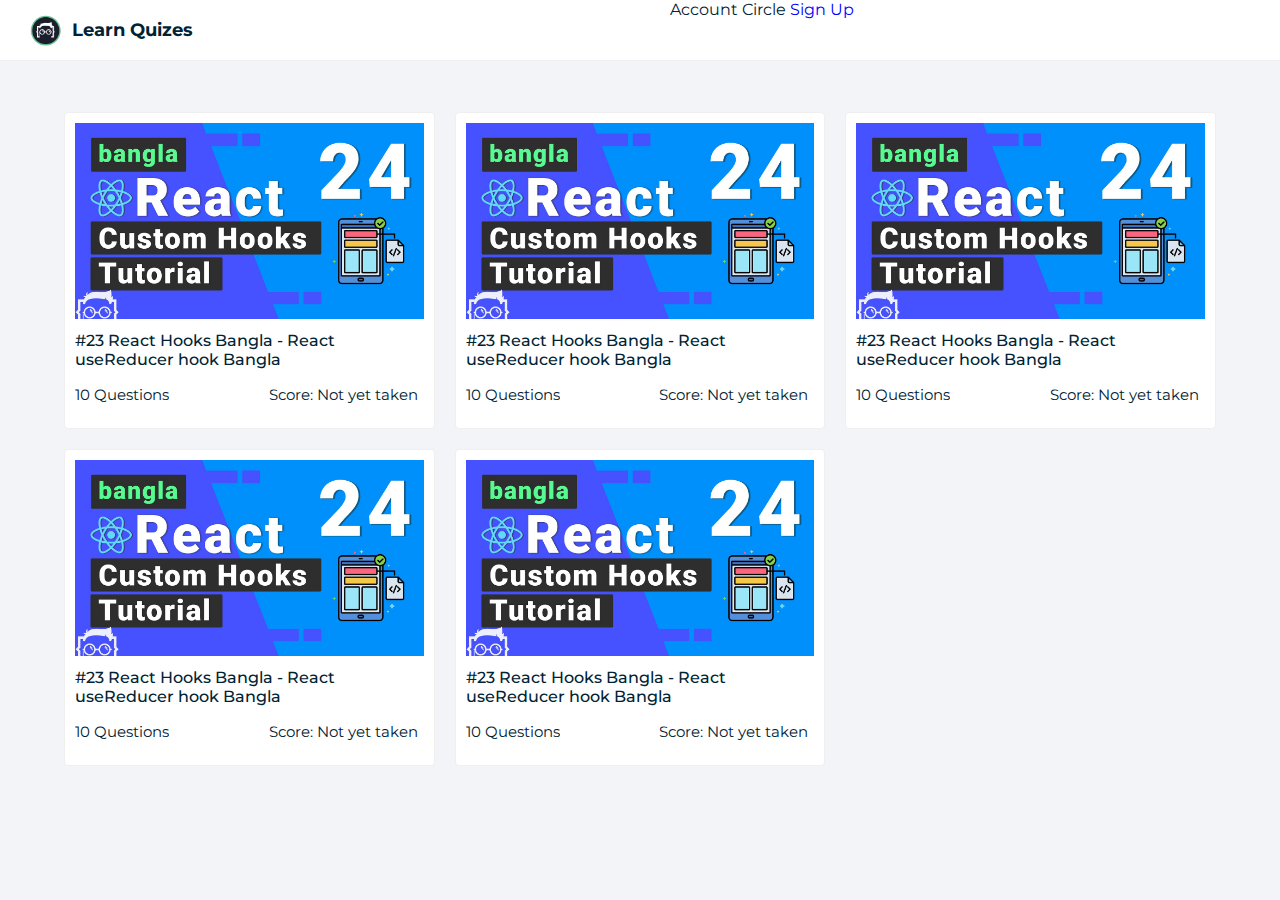
<file: index.html>
<!DOCTYPE html>
<html lang="en">
  <head>
    <meta charset="UTF-8" />
    <meta http-equiv="X-UA-Compatible" content="IE=edge" />
    <meta name="viewport" content="width=device-width, initial-scale=1.0" />

    <meta
      property="og:title"
      content="React Quiz Project by Learn with Sumit"
    />
    <meta
      property="og:description"
      content="React Quiz Project under Learn with Sumit React Tutorial Series playlist"
    />

    <link rel="stylesheet" href="./styles/style.css" />
    <link rel="stylesheet" href="./styles/grid-list.css" />

    <title>Learn_with_sumit</title>
  </head>
  <body>
    <nav class="nav">
      <ul>
        <li>
          <a href="index.html" class="brand">
            <img src="/assets/images/logo-bg.png" alt="my-quiz-application" />
            <h3>Learn Quizes</h3>
          </a>
        </li>
      </ul>
      <div class="account">
        <span class="materialed-icons-outlined"> Account Circle </span>
        <a href="#">Sign Up</a>
      </div>
    </nav>

    <main class="main">
      <div class="container">
        <div class="videos">
          <a href="quiz.html">
            <div class="video">
              <img src="./assets/images/3.jpg" />
              <p>#23 React Hooks Bangla - React useReducer hook Bangla</p>
              <div class="qmeta">
                <p>10 Questions</p>
                <p>Score: Not yet taken</p>
              </div>
            </div>
          </a>
          <a href="quiz.html">
            <div class="video">
              <img src="./assets/images/3.jpg" />
              <p>#23 React Hooks Bangla - React useReducer hook Bangla</p>
              <div class="qmeta">
                <p>10 Questions</p>
                <p>Score: Not yet taken</p>
              </div>
            </div>
          </a>
          <a href="quiz.html">
            <div class="video">
              <img src="./assets/images/3.jpg" />
              <p>#23 React Hooks Bangla - React useReducer hook Bangla</p>
              <div class="qmeta">
                <p>10 Questions</p>
                <p>Score: Not yet taken</p>
              </div>
            </div>
          </a>
          <a href="quiz.html">
            <div class="video">
              <img src="./assets/images/3.jpg" />
              <p>#23 React Hooks Bangla - React useReducer hook Bangla</p>
              <div class="qmeta">
                <p>10 Questions</p>
                <p>Score: Not yet taken</p>
              </div>
            </div>
          </a>
          <a href="quiz.html">
            <div class="video">
              <img src="./assets/images/3.jpg" />
              <p>#23 React Hooks Bangla - React useReducer hook Bangla</p>
              <div class="qmeta">
                <p>10 Questions</p>
                <p>Score: Not yet taken</p>
              </div>
            </div>
          </a>
        </div>
      </div>
    </main>
  </body>
</html>
</file>
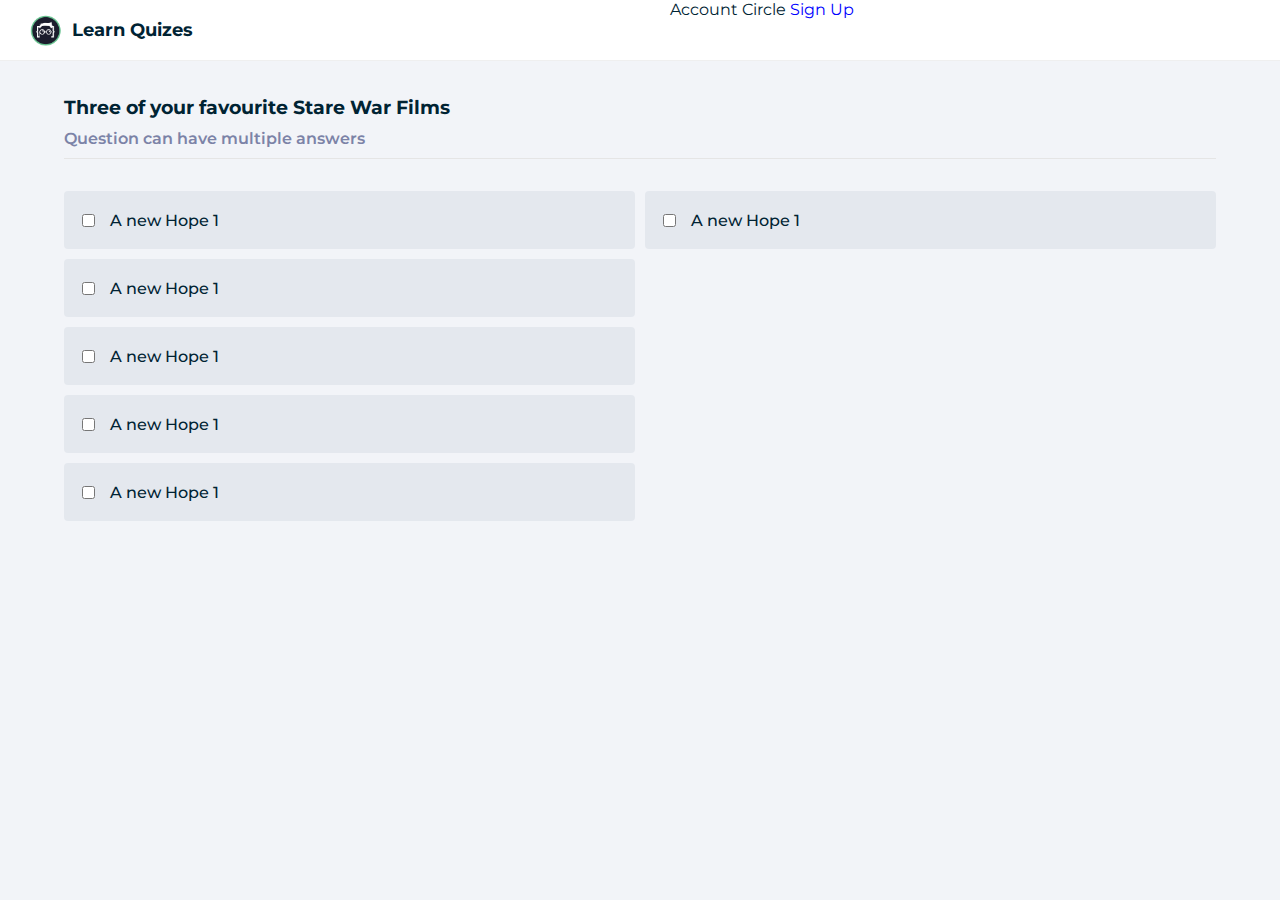
<file: quiz.html>
<!DOCTYPE html>
<html lang="en">
  <head>
    <meta charset="UTF-8" />
    <meta http-equiv="X-UA-Compatible" content="IE=edge" />
    <meta name="viewport" content="width=device-width, initial-scale=1.0" />
    <meta
      property="og:title"
      content="React Quiz Project by Learn with Sumit"
    />
    <meta
      property="og:description"
      content="React Quiz Project under Learn with Sumit React Tutorial Series playlist"
    />

    <link rel="stylesheet" href="./styles/style.css" />
    <link rel="stylesheet" href="./styles/quiz.css" />

    <title>Document</title>
  </head>
  <body>
    <nav class="nav">
      <ul>
        <li>
          <a href="index.html" class="brand">
            <img src="/assets/images/logo-bg.png" alt="my-quiz-application" />
            <h3>Learn Quizes</h3>
          </a>
        </li>
      </ul>
      <div class="account">
        <span class="materialed-icons-outlined"> Account Circle </span>
        <a href="#">Sign Up</a>
      </div>
    </nav>

    <main class="main">
      <div class="container">
        <h3>Three of your favourite Stare War Films</h3>
        <h4>Question can have multiple answers</h4>

        <div class="answers">
          <label class="answer" for="option1">
            <input type="checkbox" id="option1" />
            A new Hope 1
          </label>
          <label class="answer" for="option2">
            <input type="checkbox" id="option2" />
            A new Hope 1
          </label>
          <label class="answer" for="option3">
            <input type="checkbox" id="option3" />
            A new Hope 1
          </label>
          <label class="answer" for="option4">
            <input type="checkbox" id="option4" />
            A new Hope 1
          </label>
          <label class="answer" for="option4">
            <input type="checkbox" id="option4" />
            A new Hope 1
          </label>
          <label class="answer" for="option4">
            <input type="checkbox" id="option4" />
            A new Hope 1
          </label>
        </div>
      </div>
    </main>
  </body>
</html>
</file>
<file: styles/style.css>
@import url("https://fonts.googleapis.com/css2?family=Montserrat:wght@400;500;600;700&family=Roboto:wght@300&display=swap");

:root {
  --bodyBackground: #f2f4f8;
  --successGreen: #00ff84;
  --dangerRed: #ffc0c7;
  --questionBG: #e4e8ee;
  --fontPrimary: #002333;
  --active: #2dbf64;
}

* {
  margin: 0;
  padding: 0;
  box-sizing: border-box;
  color: var(--fontPrimary);
  font-family: "Montserrat", sans-serif;
  /* font-family: 'Roboto', sans-serif; */
}

body {
  background-color: var(--bodyBackground);
}

a {
  text-decoration: none;
  color: blue;
}

h4 {
  color: #7c83a7;
  font-weight: 600;
  border-bottom: 1px solid #e5e5e5;
  padding: 10px 0;
  margin-bottom: 10px;
}

/* nav component */

.nav {
  display: flex;
  background-color: #fff;
  position: fixed;
  left: 0;
  right: 0;
  top: 0;
  border-bottom: 1px solid #efefef;
  z-index: 1;
}

.nav ul {
  width: 50%;
  height: 60px;
  list-style: none;
  display: flex;
  justify-content: space-between;
  align-items: center;
}

.nav ul:first-child {
  margin-left: 30px;
}

.nav ul li {
  font-weight: 600;
}

.nav .brand {
  display: flex;
  justify-content: center;
  align-items: center;
}

.nav .brand h3 {
  font-size: 18px;
  line-height: 19px;
  font-weight: 700;
}

.nav .brand img {
  width: 32px;
  margin-right: 10px;
}

.main {
  width: 100%;
  padding: 4rem 0;
}

.container {
  width: 90%;
  margin: 2rem auto;
}
</file>
<file: styles/grid-list.css>
/* videos component */

.videos {
  width: 100%;
  display: grid;
  margin: 3rem auto;
  grid-template-columns: repeat(auto-fit, minmax(300px, 1fr));
  justify-items: center;
  gap: 20px;
  row-gap: 20px;
}

/*video component*/

.video {
  max-width: 400px;
  height: fit-content;
  background-color: #fff;
  border: 1px solid #efefef;
  padding: 10px;
  border-radius: 4px;
  cursor: pointer;
  padding-bottom: 1rem;
}

.video:hover {
  box-shadow: 0 0 15px 0 #efefef;
}

.video p {
  font-size: 16px;
  font-weight: 500;
  margin: 0.5rem 0;
  display: -webkit-box;
  -webkit-box-orient: vertical;
  -webkit-line-clamp: 3;
  overflow: hidden;
}

.video img {
  width: 100%;
  object-fit: cover;
}

.video .qmeta {
  display: flex;
  justify-content: space-between;
  padding-right: 6px;
}
.video .qmeta p {
  font-size: 15px;
  font-weight: 400;
}
</file>
<file: styles/quiz.css>
.answers {
  display: grid;
  grid-template-rows: repeat(5, auto);
  gap: 10px;
  margin: 2rem 0;
  grid-auto-flow: column;
}

.answer {
  width: 100%;
  height: 58px;
  display: flex;
  align-items: center;
  background-color: var(--questionBG);
  font-weight: 500;
  padding: 0 1.1rem;
  cursor: pointer;
  border-radius: 4px;
}

.answer:hover {
  background-color: hsla(229, 50%, 60%, 0.352);
}

.answer input {
  margin-right: 15px;
}
</file>
